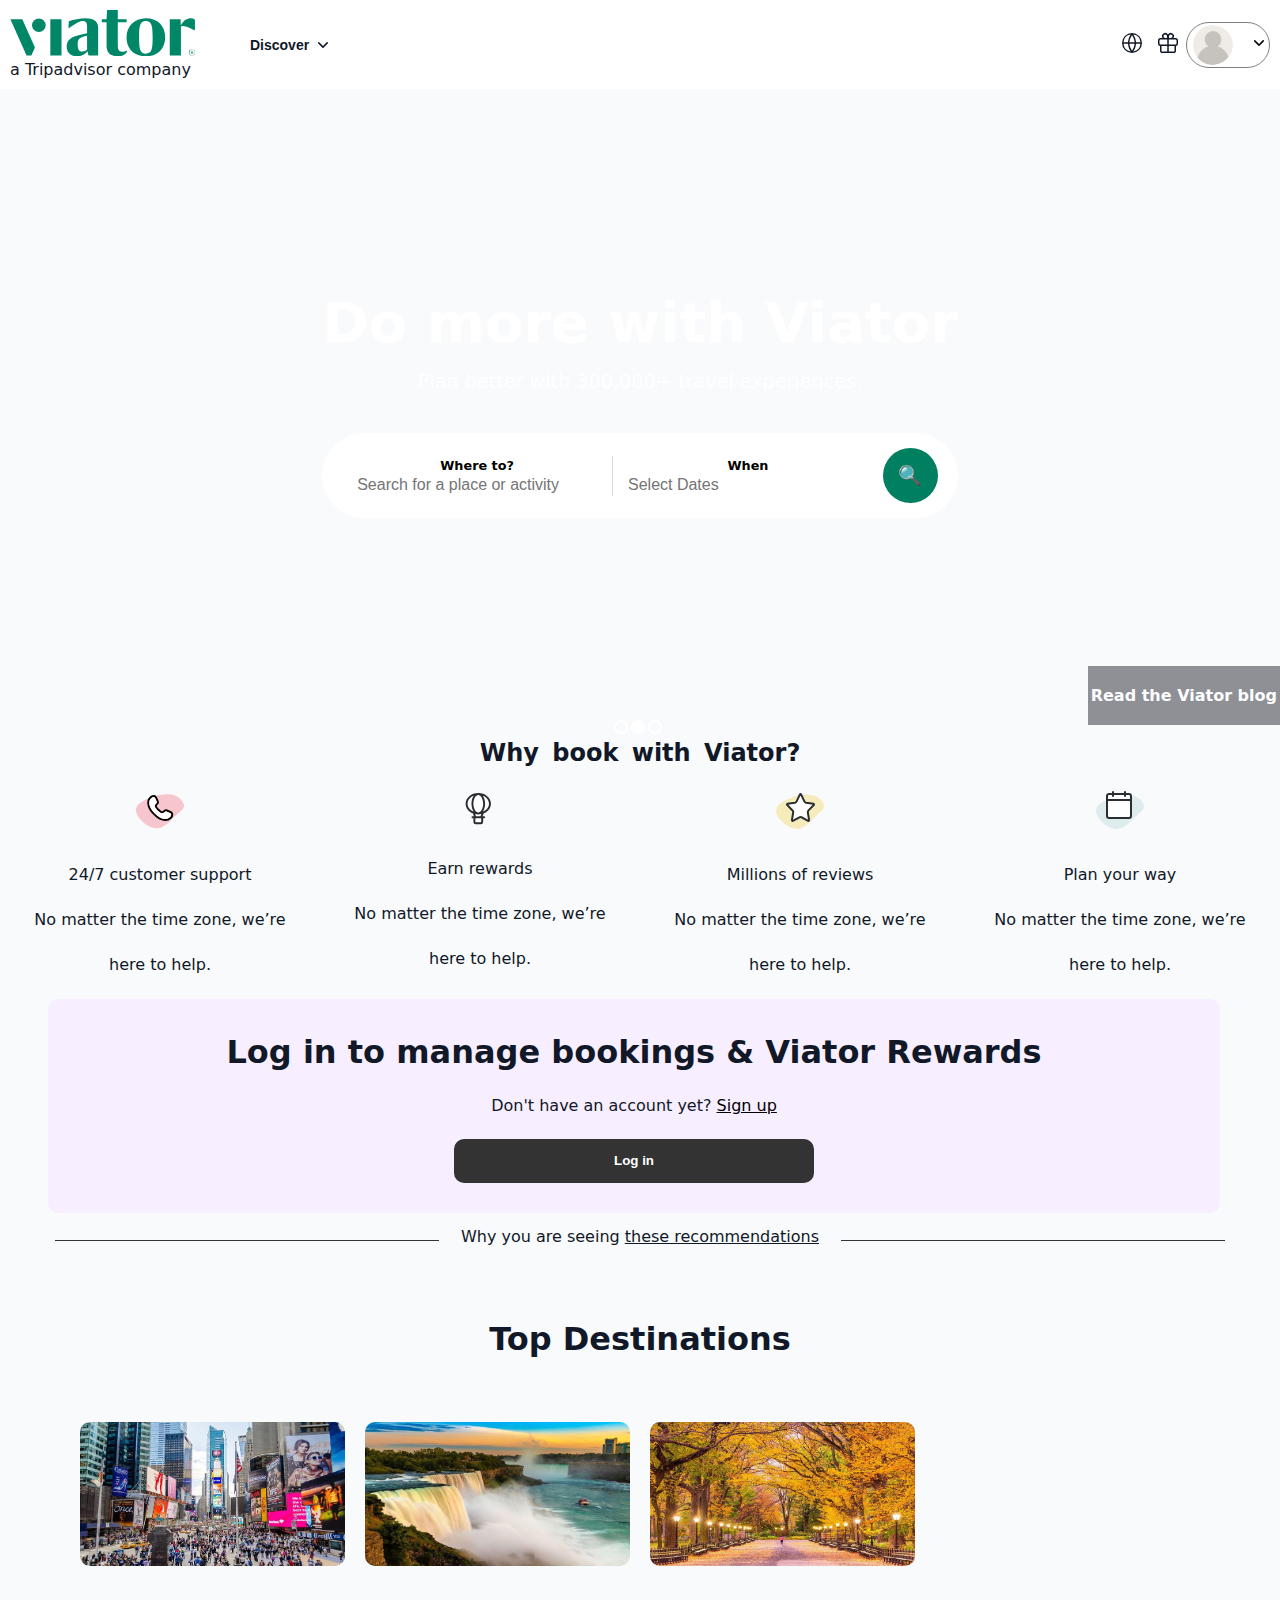
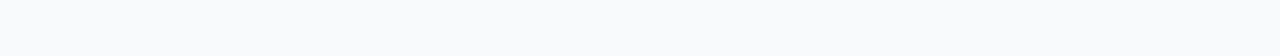
<file: index.html>
<!doctype html>
<html lang="en">
  <head>
    <meta charset="UTF-8" />
    <meta name="viewport" content="width=device-width, initial-scale=1.0" />
    <title>Viator Website</title>
    <link rel="stylesheet" href="style.css" />
    <link
      rel="stylesheet"
      href="https://cdnjs.cloudflare.com/ajax/libs/font-awesome/4.7.0/css/font-awesome.min.css"
    />
  </head>
  <body>
    <div class="container">
      <header>
        <div class="left_header">
          <i class="fa fa-bars" id="menu-icon" aria-hidden="true"></i>
          <div class="logoName">
            <svg
              fill="#008768"
              viewBox="0 0 368.78 91.63"
              class="viator_logo"
              aria-label="Viator logo"
              role="img"
            >
              <path
                d="M360.75 79a5.26 5.26 0 11-5 5.25 5.13 5.13 0 015-5.25m0-.75a6 6 0 106 6 6 6 0 00-6-6zm.87 6.13a1.63 1.63 0 001.31-1.57c0-1.1-.95-1.56-2.31-1.56h-1.74v6h1v-2.7h.8l1.26 2c.4.63.47.67 1 .67h.51v-.06zm-1.08-.1h-.68v-2.76h.61c1 0 1.41.38 1.41 1.37s-.28 1.34-1.34 1.34zM79.98 18.2h22.15v72H79.98zM223.42 83c-6.51 0-9.61-3.91-9.61-10.59V24.2h17.59v-6h-17.59V.2h-21.28l-1 18h-9.44v6h9.44v47.43c0 12.22 7 20.19 21.34 20.19 10.75 0 17.11-4.39 19.71-10.25l-1-1.14a13.43 13.43 0 01-8.16 2.57z"
              ></path>
              <path
                d="M269.7 16.57c-23.62 0-38.61 16.45-38.61 38 0 21.33 14 37.29 38.12 37.29 24.6 0 38.6-16.44 38.6-37.95 0-21.37-14.66-37.34-38.11-37.34zm-.16 70.05C257.64 86.62 256 77 256 54c0-22.64 1.62-32.42 13.35-32.42 11.89 0 13.52 9.78 13.52 32.74.02 22.52-1.44 32.3-13.33 32.3zm69.27-56.04l-.49-12.38h-21.5v72H339V32.54a14.3 14.3 0 014.11-.66c3.95 0 8.55 1.63 22.36 8.15l1.31-.49v-20.2a14.57 14.57 0 00-8.78-2.77c-6.21 0-13.44 3.91-19.19 14.01zM153.35 81.57l2.55 8.63h18.95V34.82c0-12.22-9.61-18.25-25.41-18.25-10.59 0-23.62 2.93-32.58 5.87l-1 12.54 1.31.65c16.94-11.4 22-14 27.2-14 6 0 8.47 3.1 8.47 9.61v15c-25.08 5.21-40.4 9-40.4 26.06 0 11.73 7.82 19.55 20.37 19.55 9.63-.02 16.79-4.58 20.54-10.28zm-19.06-13.36c0-11.08 3.75-13.85 18.57-16.94V79a14.29 14.29 0 01-9.45 3.1c-6.35-.04-9.12-3.63-9.12-13.89zM42.39 90.2l7.05-15.83L24.43 18.2H.75l32.06 72h9.58z"
              ></path>
              <circle cx="57.25" cy="30.2" r="13.5"></circle>
            </svg>
            <span class="tripadvospr">a Tripadvisor company</span>
          </div>
          <div>
            <button
              data-automation="discover-button"
              type="button"
              class="discoverbutton"
            >
              <span>Discover</span>
              <svg width="16" height="16">
                <path
                  d="M11.72 5.34a.75.75 0 111.06 1.06l-4.25 4.26c-.3.29-.77.29-1.06 0L3.22 6.4a.75.75 0 011.06-1.06L8 9.06l3.72-3.72z"
                ></path>
              </svg>
            </button>
          </div>
        </div>
        <div class="righ_header">
          <button type="button" name="description" class="icon1">
            <svg width="24" height="24" class="icon internet">
              <path
                fill-rule="evenodd"
                clip-rule="evenodd"
                d="M2 12a10 10 0 1120 0 10 10 0 01-20 0zm8.65-8.4a8.5 8.5 0 00-7.12 7.65h4.34a16.18 16.18 0 012.78-7.64zm2.7 0a16.18 16.18 0 012.79 7.65h4.33a8.5 8.5 0 00-7.12-7.64zm1.28 7.65c-.27-2.5-1.17-4.9-2.63-6.95a14.68 14.68 0 00-2.63 6.95h5.26zm0 1.5c-.27 2.5-1.17 4.9-2.63 6.95a14.68 14.68 0 01-2.63-6.95h5.26zm-3.98 7.64a16.18 16.18 0 01-2.78-7.64H3.53a8.5 8.5 0 007.12 7.64zm2.7 0a16.18 16.18 0 002.79-7.64h4.33a8.5 8.5 0 01-7.12 7.64z"
              ></path>
            </svg>
          </button>

          <button type="button" name="description" class="icon1">
            <svg width="24" height="24" class="icon rewards">
              <path
                fill-rule="evenodd"
                clip-rule="evenodd"
                d="M4.14 7.01h2.39A3.25 3.25 0 1112 3.5 3.25 3.25 0 1117.48 7h2.39C21.1 7 22 8.06 22 9.24v3.5c0 1.14-.83 2.17-2 2.24v5.02c0 .56-.25 1.07-.65 1.43-.4.36-.94.55-1.48.55H6.13c-.52 0-1.03-.14-1.47-.54-.46-.4-.66-.9-.66-1.43V15c-1.16-.08-2-1.1-2-2.25V9.26c0-1.19.9-2.25 2.14-2.25zm5.1-3.53a1.75 1.75 0 100 3.5H11V5.23c0-.96-.79-1.75-1.75-1.75zM12.76 15h5.75V20c0 .1-.04.21-.15.31a.73.73 0 01-.48.17h-5.12V15zm0-1.5h7.11c.3 0 .64-.28.64-.75v-3.5c0-.47-.34-.75-.63-.75h-7.12v5zm-8.6-4.99h7.1v5H4.14c-.3 0-.63-.28-.63-.76V9.26c0-.47.34-.75.63-.75zm1.35 6.5h5.75v5.49H6.13a.65.65 0 01-.48-.17c-.13-.12-.15-.2-.15-.31V15zm11-9.78a1.75 1.75 0 10-3.5 0v1.75h1.75c.97 0 1.75-.78 1.75-1.75z"
              ></path>
            </svg>
          </button>
          <div class="profilUser">
            <button type="button" class="icons">
              <img src="images/user.png" alt="user" />
              <svg
                viewBox="0 0 48 48"
                fill="none"
                class="avatarIcon__TCd7 md__qDd_ amp-block"
              >
                <circle
                  cx="24"
                  cy="24"
                  r="24"
                  fill="var(--viator-color-neutral-70)"
                ></circle>
                <path
                  d="M42.132 39.782c-3.53-6.346-10.305-10.64-18.082-10.64-7.851 0-14.6 4.228-18.101 10.674.081-.148-.034.061 0 0C10.333 44.878 16.76 48 24.05 48c7.213 0 13.683-3.182 18.082-8.218z"
                  fill="var(--viator-color-white)"
                ></path>
                <circle
                  cx="24"
                  cy="17.357"
                  r="10.5"
                  fill="var(--viator-color-white)"
                ></circle>
              </svg>
            </button>
            <button
              data-automation="discover-button"
              type="button"
              name="description"
              class="icon1"
            >
              <svg width="16" height="16">
                <path
                  d="M11.72 5.34a.75.75 0 111.06 1.06l-4.25 4.26c-.3.29-.77.29-1.06 0L3.22 6.4a.75.75 0 011.06-1.06L8 9.06l3.72-3.72z"
                ></path>
              </svg>
            </button>
          </div>
        </div>
      </header>

      <div class="Hero">
        <div class="hero-content">
          <h1>Do more with Viator</h1>
          <p>Plan better with 300,000+ travel experiences.</p>

          <div class="search-box">
            <div class="inputGroup">
              <label>Where to?</label>
              <input type="text" placeholder="Search for a place or activity" />
            </div>

            <div class="divider"></div>

            <div class="inputGroup labelinput">
              <label>When</label>
              <input type="text" placeholder="Select Dates" />
            </div>

            <button type="button" class="search-btn" name="">🔍</button>
          </div>
        </div>

        <div class="group-circle">
          <div class="circle1"></div>
          <div class="circle2"></div>
          <div class="circle3"></div>
        </div>

        <div class="blog">
          <a href="#">Read the Viator blog</a>
        </div>
      </div>

      <div class="Navbar">
        <div class="books">
          <p>Why book with Viator?</p>
          <div class="feature">
            <div class="customer">
              <svg
                width="48"
                height="48"
                fill="none"
                class="advantageBannerIcon__p3My"
              >
                <path
                  d="M44.095 11.626c8.614 9.318 1.384 10.944-6.346 18.916-7.73 7.972-13.126 12.63-21.646 9.952C7.583 37.815-5.362 25.542 2.368 17.57c7.73-7.972 33.113-15.263 41.727-5.944z"
                  fill="#F6C5CD"
                ></path>
                <path
                  fill-rule="evenodd"
                  clip-rule="evenodd"
                  d="M17.869 10.004c-.93-.043-1.81.365-2.644 1.172-1.243 1.202-1.975 2.547-1.975 4.706 0 3.106 1.821 6.601 5.593 10.511C22.717 30.283 26.163 32 29.257 32h.026a6.893 6.893 0 004.817-2l.016-.016.016-.015a3.406 3.406 0 001.117-2.622 1.938 1.938 0 00-1.25-1.358l-.043-.015-3.505-1.579a1.197 1.197 0 00-1.295.268l-.012.012-.932.878c-.887.836-2.27 1.104-3.41.42a15.914 15.914 0 01-3.187-2.519 18.148 18.148 0 01-2.393-2.992c-.75-1.174-.477-2.64.433-3.553l.907-.912.024-.021c.347-.306.446-.807.243-1.223l-.008-.015-1.574-3.529-.006-.016a1.99 1.99 0 00-1.372-1.19zm-4.035-.266c1.124-1.087 2.555-1.843 4.244-1.725l.069.004.067.015a3.99 3.99 0 012.874 2.395l1.546 3.466a3.029 3.029 0 01-.698 3.558l-.864.869c-.323.324-.355.767-.165 1.065.614.96 1.328 1.853 2.131 2.665l.005.004a13.91 13.91 0 002.789 2.204c.28.168.691.138 1.009-.161l.908-.856a3.197 3.197 0 013.479-.689l.014.006 3.454 1.556a3.937 3.937 0 012.526 2.892l.016.077.005.078a5.407 5.407 0 01-1.75 4.274A8.893 8.893 0 0129.291 34H29.256c-3.863 0-7.794-2.14-11.836-6.202l-.006-.005-.005-.006c-3.903-4.044-6.159-8.021-6.159-11.905 0-2.756.994-4.606 2.584-6.144z"
                  fill="#000"
                ></path>
                <path
                  fill-rule="evenodd"
                  clip-rule="evenodd"
                  d="M17.868 10.003c-.93-.042-1.81.365-2.643 1.172-1.243 1.202-1.975 2.548-1.975 4.706 0 3.106 1.821 6.601 5.593 10.511C22.716 30.283 26.163 32 29.257 32h.026a6.892 6.892 0 004.817-2l.016-.016.016-.015a3.406 3.406 0 001.116-2.621A1.938 1.938 0 0034 25.989l-.043-.015-3.506-1.58a1.197 1.197 0 00-1.294.268l-.012.012-.932.878c-.887.836-2.27 1.104-3.41.42a15.914 15.914 0 01-3.188-2.518 18.156 18.156 0 01-2.392-2.993c-.75-1.174-.477-2.64.432-3.553l.907-.911.025-.022c.347-.306.446-.806.243-1.222l-.008-.016-1.574-3.528-.006-.017a1.99 1.99 0 00-1.373-1.189z"
                  fill="#fff"
                ></path>
              </svg>
              <p>24/7 customer support</p>
              <p>
                No matter the time zone, we’re <br />
                here to help.
              </p>
            </div>
            <div class="customer">
              <svg
                width="49"
                height="36"
                fill="none"
                class="advantageBannerIcon__p3My"
              >
                <path
                  d="M44.72 6.372c8.614 9.318 1.384 10.945-6.346 18.916-7.73 7.972-13.126 12.63-21.646 9.952-8.52-2.679-21.465-14.952-13.735-22.924 7.73-7.971 33.113-15.263 41.727-5.944z"
                  fill="var(--viator-color-primary-90)"
                ></path>
                <path
                  fill-rule="evenodd"
                  clip-rule="evenodd"
                  d="M26.625 18.7c5.176-1.054 9-4.773 9-9.2 0-5.247-5.373-9.5-12-9.5s-12 4.253-12 9.5c0 4.136 3.34 7.655 8 8.96V29h7V18.7z"
                  fill="#fff"
                ></path>
                <path
                  d="M20.685 31.154a2.274 2.274 0 01-2.271-2.272v-3.57h-.974a.974.974 0 010-1.947h1.502l-1.162-3.014c-4.354-1.785-7.155-5.548-7.155-9.642C10.625 4.804 16.303 0 23.281 0c6.979 0 12.657 4.804 12.657 10.71 0 4.093-2.8 7.856-7.156 9.641l-1.161 3.014h1.502a.974.974 0 010 1.948h-.974v3.57a2.274 2.274 0 01-2.272 2.27h-5.192zm-.324-2.272c0 .18.145.325.324.325h5.192c.18 0 .325-.146.325-.325v-3.57H20.36v3.57zm5.172-5.517l.88-2.282a14.691 14.691 0 01-3.132.335c-1.059 0-2.11-.111-3.132-.335l.88 2.282h4.504zM23.281 1.947c-2.639 0-4.867 4.012-4.867 8.762 0 4.75 2.228 8.762 4.867 8.762 2.64 0 4.868-4.012 4.868-8.762 0-4.75-2.229-8.762-4.868-8.762zm-4.603.857c-3.664 1.438-6.106 4.517-6.106 7.905s2.442 6.467 6.106 7.905c-1.389-2.005-2.212-4.877-2.212-7.905 0-3.028.823-5.9 2.212-7.905zm9.206 0c1.39 2.005 2.212 4.877 2.212 7.905 0 3.029-.823 5.9-2.212 7.905 3.665-1.438 6.106-4.517 6.106-7.905s-2.441-6.467-6.106-7.905z"
                  fill="#2A2D32"
                ></path>
              </svg>
              <p>Earn rewards</p>
              <p>No matter the time zone, we’re <br />here to help.</p>
            </div>
            <div class="customer">
              <svg
                width="48"
                height="48"
                fill="none"
                class="advantageBannerIcon__p3My"
              >
                <path
                  d="M44.095 12.232c8.614 9.319 1.384 10.945-6.346 18.917-7.73 7.971-13.126 12.63-21.646 9.951-8.52-2.678-21.465-14.952-13.735-22.923 7.73-7.972 33.113-15.263 41.727-5.945z"
                  fill="#F6ECBB"
                ></path>
                <path
                  d="M25.082 7.39l3.27 6.933a2.34 2.34 0 001.752 1.328l.008.002 7.297 1.109a.745.745 0 01.376 1.252l-.002.002-5.294 5.398-.004.004a2.447 2.447 0 00-.654 2.104v.001l1.25 7.62.001.01.002.01a.708.708 0 01-.66.837.597.597 0 01-.275-.076l-.006-.003-6.541-3.598H25.6a2.275 2.275 0 00-2.202 0l-6.541 3.598-.006.003a.597.597 0 01-.276.076.707.707 0 01-.66-.837l.003-.01.001-.01 1.25-7.62v-.001a2.447 2.447 0 00-.654-2.104l-.005-.004-5.294-5.398-.001-.002a.745.745 0 01.376-1.252l7.297-1.11h.008a2.34 2.34 0 001.752-1.33l3.27-6.931.004-.008.003-.008A.633.633 0 0124.5 7a.633.633 0 01.575.375l.003.008.004.008z"
                  fill="#fff"
                  stroke="#2A2D32"
                  stroke-width="2"
                ></path>
              </svg>
              <p>Millions of reviews</p>
              <p>No matter the time zone, we’re <br />here to help.</p>
            </div>
            <div class="customer">
              <svg
                width="48"
                height="48"
                fill="none"
                class="advantageBannerIcon__p3My"
              >
                <path
                  d="M44.095 12.372c8.614 9.318 1.384 10.945-6.346 18.916-7.73 7.972-13.126 12.63-21.646 9.952-8.52-2.679-21.465-14.952-13.735-22.924 7.73-7.971 33.113-15.263 41.727-5.944z"
                  fill="#DEECED"
                ></path>
                <rect
                  x="11"
                  y="7"
                  width="24"
                  height="24"
                  rx="2"
                  fill="#fff"
                ></rect>
                <path
                  fill-rule="evenodd"
                  clip-rule="evenodd"
                  d="M17 4a1 1 0 011 1v1h10V5a1 1 0 112 0v1h2.75A3.25 3.25 0 0136 9.25v19.5A3.25 3.25 0 0132.75 32h-19.5A3.25 3.25 0 0110 28.75V9.25A3.25 3.25 0 0113.25 6H16V5a1 1 0 011-1zm11 4v1a1 1 0 102 0V8h2.75c.69 0 1.25.56 1.25 1.25V12H12V9.25c0-.69.56-1.25 1.25-1.25H16v1a1 1 0 102 0V8h10zm-16 6v14.75c0 .69.56 1.25 1.25 1.25h19.5c.69 0 1.25-.56 1.25-1.25V14H12z"
                  fill="#2A2D32"
                ></path>
              </svg>
              <p>Plan your way</p>
              <p>No matter the time zone, we’re <br />here to help.</p>
            </div>
          </div>
        </div>
        <div class="container-login">
          <div class="login-manage">
            <h1>Log in to manage bookings & Viator Rewards</h1>
            <p>Don't have an account yet? <a href="#">Sign up</a></p>
            <button type="button" name="description">Log in</button>
          </div>
        </div>

        <div class="parline">
          <div class="line"></div>
          <p>Why you are seeing <span>these recommendations </span></p>
          <div class="line"></div>
        </div>

        <div class="Destinatin">
          <h1>Top Destinations</h1>
          <div class="image-container"></div>
        </div>
      </div>
    </div>

    <script src="script.js"></script>
  </body>
</html>
</file>
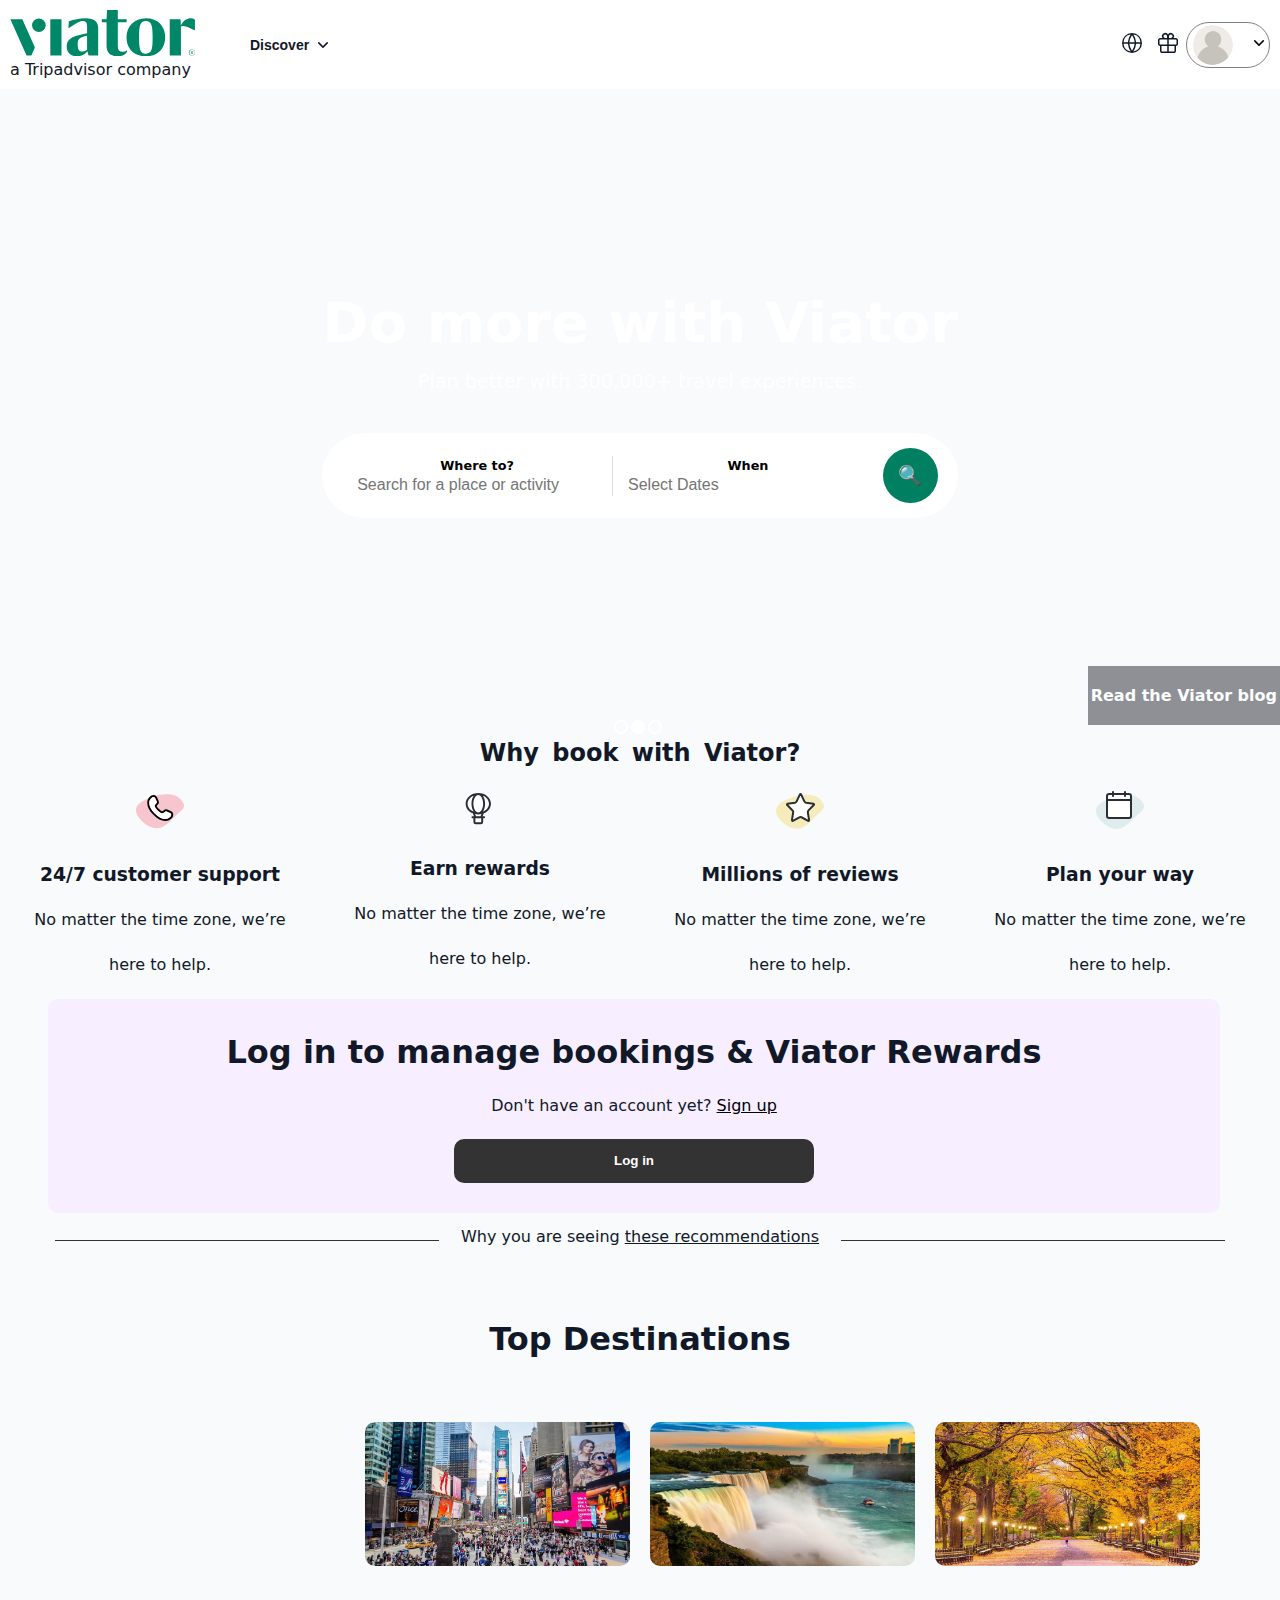
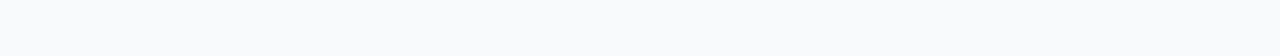
<file: historiqueError.html>
<!DOCTYPE html>
<html lang="en">
  <head>
    <meta charset="UTF-8" />
    <meta name="viewport" content="width=device-width, initial-scale=1.0" />
    <title>Viator</title>
    <link rel="stylesheet" href="style.css" />
  </head>
  <body>
      <header>
        <div  class="left_header">
          <div>
            <svg
              fill="#008768"
              viewBox="0 0 368.78 91.63"
              class="viator_logo"
              aria-label="Viator logo"
              role="img"
            >
              <path
                d="M360.75 79a5.26 5.26 0 11-5 5.25 5.13 5.13 0 015-5.25m0-.75a6 6 0 106 6 6 6 0 00-6-6zm.87 6.13a1.63 1.63 0 001.31-1.57c0-1.1-.95-1.56-2.31-1.56h-1.74v6h1v-2.7h.8l1.26 2c.4.63.47.67 1 .67h.51v-.06zm-1.08-.1h-.68v-2.76h.61c1 0 1.41.38 1.41 1.37s-.28 1.34-1.34 1.34zM79.98 18.2h22.15v72H79.98zM223.42 83c-6.51 0-9.61-3.91-9.61-10.59V24.2h17.59v-6h-17.59V.2h-21.28l-1 18h-9.44v6h9.44v47.43c0 12.22 7 20.19 21.34 20.19 10.75 0 17.11-4.39 19.71-10.25l-1-1.14a13.43 13.43 0 01-8.16 2.57z"
              ></path>
              <path
                d="M269.7 16.57c-23.62 0-38.61 16.45-38.61 38 0 21.33 14 37.29 38.12 37.29 24.6 0 38.6-16.44 38.6-37.95 0-21.37-14.66-37.34-38.11-37.34zm-.16 70.05C257.64 86.62 256 77 256 54c0-22.64 1.62-32.42 13.35-32.42 11.89 0 13.52 9.78 13.52 32.74.02 22.52-1.44 32.3-13.33 32.3zm69.27-56.04l-.49-12.38h-21.5v72H339V32.54a14.3 14.3 0 014.11-.66c3.95 0 8.55 1.63 22.36 8.15l1.31-.49v-20.2a14.57 14.57 0 00-8.78-2.77c-6.21 0-13.44 3.91-19.19 14.01zM153.35 81.57l2.55 8.63h18.95V34.82c0-12.22-9.61-18.25-25.41-18.25-10.59 0-23.62 2.93-32.58 5.87l-1 12.54 1.31.65c16.94-11.4 22-14 27.2-14 6 0 8.47 3.1 8.47 9.61v15c-25.08 5.21-40.4 9-40.4 26.06 0 11.73 7.82 19.55 20.37 19.55 9.63-.02 16.79-4.58 20.54-10.28zm-19.06-13.36c0-11.08 3.75-13.85 18.57-16.94V79a14.29 14.29 0 01-9.45 3.1c-6.35-.04-9.12-3.63-9.12-13.89zM42.39 90.2l7.05-15.83L24.43 18.2H.75l32.06 72h9.58z"
              ></path>
              <circle cx="57.25" cy="30.2" r="13.5"></circle>
            </svg>
            <span class="tripadvospr">a Tripadvisor company</span>
          </div>
          <div>
            <button
              data-automation="discover-button"
              type="button"
              class="discoverbutton"
            >
              <span>Discover</span>
              <svg width="16" height="16">
                <path
                  d="M11.72 5.34a.75.75 0 111.06 1.06l-4.25 4.26c-.3.29-.77.29-1.06 0L3.22 6.4a.75.75 0 011.06-1.06L8 9.06l3.72-3.72z"
                ></path>
              </svg>
            </button>
          </div>
        </div>
        <div class="righ_header">
          <button type="button">
            <svg width="24" height="24" class="icon internet">
              <path
                fill-rule="evenodd"
                clip-rule="evenodd"
                d="M2 12a10 10 0 1120 0 10 10 0 01-20 0zm8.65-8.4a8.5 8.5 0 00-7.12 7.65h4.34a16.18 16.18 0 012.78-7.64zm2.7 0a16.18 16.18 0 012.79 7.65h4.33a8.5 8.5 0 00-7.12-7.64zm1.28 7.65c-.27-2.5-1.17-4.9-2.63-6.95a14.68 14.68 0 00-2.63 6.95h5.26zm0 1.5c-.27 2.5-1.17 4.9-2.63 6.95a14.68 14.68 0 01-2.63-6.95h5.26zm-3.98 7.64a16.18 16.18 0 01-2.78-7.64H3.53a8.5 8.5 0 007.12 7.64zm2.7 0a16.18 16.18 0 002.79-7.64h4.33a8.5 8.5 0 01-7.12 7.64z"
              ></path>
            </svg>
               </button>
           
          <button type="button">
          
            <svg width="24" height="24" class="icon rewards">
              <path
                fill-rule="evenodd"
                clip-rule="evenodd"
                d="M4.14 7.01h2.39A3.25 3.25 0 1112 3.5 3.25 3.25 0 1117.48 7h2.39C21.1 7 22 8.06 22 9.24v3.5c0 1.14-.83 2.17-2 2.24v5.02c0 .56-.25 1.07-.65 1.43-.4.36-.94.55-1.48.55H6.13c-.52 0-1.03-.14-1.47-.54-.46-.4-.66-.9-.66-1.43V15c-1.16-.08-2-1.1-2-2.25V9.26c0-1.19.9-2.25 2.14-2.25zm5.1-3.53a1.75 1.75 0 100 3.5H11V5.23c0-.96-.79-1.75-1.75-1.75zM12.76 15h5.75V20c0 .1-.04.21-.15.31a.73.73 0 01-.48.17h-5.12V15zm0-1.5h7.11c.3 0 .64-.28.64-.75v-3.5c0-.47-.34-.75-.63-.75h-7.12v5zm-8.6-4.99h7.1v5H4.14c-.3 0-.63-.28-.63-.76V9.26c0-.47.34-.75.63-.75zm1.35 6.5h5.75v5.49H6.13a.65.65 0 01-.48-.17c-.13-.12-.15-.2-.15-.31V15zm11-9.78a1.75 1.75 0 10-3.5 0v1.75h1.75c.97 0 1.75-.78 1.75-1.75z"
              ></path>
            </svg>
        </button>
        <div class="profilUser" style="border: 1px solid grey;background: transparent;
            cursor: pointer;
            border-radius: 999px;">
              <button type="button" class="icons user">
                <img src="/images/user.png" alt="">
               <svg viewBox="0 0 48 48" fill="none" class="avatarIcon__TCd7 md__qDd_ amp-block"><circle cx="24" cy="24" r="24" fill="var(--viator-color-neutral-70)"></circle><path d="M42.132 39.782c-3.53-6.346-10.305-10.64-18.082-10.64-7.851 0-14.6 4.228-18.101 10.674.081-.148-.034.061 0 0C10.333 44.878 16.76 48 24.05 48c7.213 0 13.683-3.182 18.082-8.218z" fill="var(--viator-color-white)"></path><circle cx="24" cy="17.357" r="10.5" fill="var(--viator-color-white)"></circle></svg>
              </button>
              <button
                data-automation="discover-button"
                type="button"
              >
                <svg width="16" height="16">
                  <path
                    d="M11.72 5.34a.75.75 0 111.06 1.06l-4.25 4.26c-.3.29-.77.29-1.06 0L3.22 6.4a.75.75 0 011.06-1.06L8 9.06l3.72-3.72z"
                  ></path>
                </svg>
              </button>
          </div>
            </div>
          </div>
        </div>
      </header>
    <div class="container">
      <div class="Hero">
          <div class="hero-content">
            
              <h1>Do more with Viator</h1>
                  <p>Plan better with 300,000+ travel experiences.</p>

              <div class="search-box">
                  <div class="inputGroup">
                      <label>Where to?</label>
                      <input type="text" placeholder="Search for a place or activity">
                  </div>

                  <div class="divider"></div>

                  <div class="inputGroup">
                      <label>When</label>
                      <input type="text" placeholder="Select Dates">
                  </div>

                  <button class="search-btn">🔍</button>
                </div>
              </div>
              <div class="group-circle">
                <div class="circle1"></div>
                <div class="circle2"></div>
                <div class="circle3"></div>
              </div>
              <div class="blog">
                 <a href="#">Read the Viator blog

                 </a>
              </div>

       </div>
       <div>
      </div>
      <div class="Navbar">
        <div class="books">
          <p>Why book with Viator?</p>
          <div class="feature">
            <div class="customer">
              <svg width="48" height="48" fill="none" class="advantageBannerIcon__p3My"><path d="M44.095 11.626c8.614 9.318 1.384 10.944-6.346 18.916-7.73 7.972-13.126 12.63-21.646 9.952C7.583 37.815-5.362 25.542 2.368 17.57c7.73-7.972 33.113-15.263 41.727-5.944z" fill="#F6C5CD"></path><path fill-rule="evenodd" clip-rule="evenodd" d="M17.869 10.004c-.93-.043-1.81.365-2.644 1.172-1.243 1.202-1.975 2.547-1.975 4.706 0 3.106 1.821 6.601 5.593 10.511C22.717 30.283 26.163 32 29.257 32h.026a6.893 6.893 0 004.817-2l.016-.016.016-.015a3.406 3.406 0 001.117-2.622 1.938 1.938 0 00-1.25-1.358l-.043-.015-3.505-1.579a1.197 1.197 0 00-1.295.268l-.012.012-.932.878c-.887.836-2.27 1.104-3.41.42a15.914 15.914 0 01-3.187-2.519 18.148 18.148 0 01-2.393-2.992c-.75-1.174-.477-2.64.433-3.553l.907-.912.024-.021c.347-.306.446-.807.243-1.223l-.008-.015-1.574-3.529-.006-.016a1.99 1.99 0 00-1.372-1.19zm-4.035-.266c1.124-1.087 2.555-1.843 4.244-1.725l.069.004.067.015a3.99 3.99 0 012.874 2.395l1.546 3.466a3.029 3.029 0 01-.698 3.558l-.864.869c-.323.324-.355.767-.165 1.065.614.96 1.328 1.853 2.131 2.665l.005.004a13.91 13.91 0 002.789 2.204c.28.168.691.138 1.009-.161l.908-.856a3.197 3.197 0 013.479-.689l.014.006 3.454 1.556a3.937 3.937 0 012.526 2.892l.016.077.005.078a5.407 5.407 0 01-1.75 4.274A8.893 8.893 0 0129.291 34H29.256c-3.863 0-7.794-2.14-11.836-6.202l-.006-.005-.005-.006c-3.903-4.044-6.159-8.021-6.159-11.905 0-2.756.994-4.606 2.584-6.144z" fill="#000"></path><path fill-rule="evenodd" clip-rule="evenodd" d="M17.868 10.003c-.93-.042-1.81.365-2.643 1.172-1.243 1.202-1.975 2.548-1.975 4.706 0 3.106 1.821 6.601 5.593 10.511C22.716 30.283 26.163 32 29.257 32h.026a6.892 6.892 0 004.817-2l.016-.016.016-.015a3.406 3.406 0 001.116-2.621A1.938 1.938 0 0034 25.989l-.043-.015-3.506-1.58a1.197 1.197 0 00-1.294.268l-.012.012-.932.878c-.887.836-2.27 1.104-3.41.42a15.914 15.914 0 01-3.188-2.518 18.156 18.156 0 01-2.392-2.993c-.75-1.174-.477-2.64.432-3.553l.907-.911.025-.022c.347-.306.446-.806.243-1.222l-.008-.016-1.574-3.528-.006-.017a1.99 1.99 0 00-1.373-1.189z" fill="#fff"></path></svg>
              <h3>24/7 customer support</h3>
              <p>No matter the time zone, we’re <br> here to help.</p>
            </div>
            <div class="customer">
             <svg width="49" height="36" fill="none" class="advantageBannerIcon__p3My"><path d="M44.72 6.372c8.614 9.318 1.384 10.945-6.346 18.916-7.73 7.972-13.126 12.63-21.646 9.952-8.52-2.679-21.465-14.952-13.735-22.924 7.73-7.971 33.113-15.263 41.727-5.944z" fill="var(--viator-color-primary-90)"></path><path fill-rule="evenodd" clip-rule="evenodd" d="M26.625 18.7c5.176-1.054 9-4.773 9-9.2 0-5.247-5.373-9.5-12-9.5s-12 4.253-12 9.5c0 4.136 3.34 7.655 8 8.96V29h7V18.7z" fill="#fff"></path><path d="M20.685 31.154a2.274 2.274 0 01-2.271-2.272v-3.57h-.974a.974.974 0 010-1.947h1.502l-1.162-3.014c-4.354-1.785-7.155-5.548-7.155-9.642C10.625 4.804 16.303 0 23.281 0c6.979 0 12.657 4.804 12.657 10.71 0 4.093-2.8 7.856-7.156 9.641l-1.161 3.014h1.502a.974.974 0 010 1.948h-.974v3.57a2.274 2.274 0 01-2.272 2.27h-5.192zm-.324-2.272c0 .18.145.325.324.325h5.192c.18 0 .325-.146.325-.325v-3.57H20.36v3.57zm5.172-5.517l.88-2.282a14.691 14.691 0 01-3.132.335c-1.059 0-2.11-.111-3.132-.335l.88 2.282h4.504zM23.281 1.947c-2.639 0-4.867 4.012-4.867 8.762 0 4.75 2.228 8.762 4.867 8.762 2.64 0 4.868-4.012 4.868-8.762 0-4.75-2.229-8.762-4.868-8.762zm-4.603.857c-3.664 1.438-6.106 4.517-6.106 7.905s2.442 6.467 6.106 7.905c-1.389-2.005-2.212-4.877-2.212-7.905 0-3.028.823-5.9 2.212-7.905zm9.206 0c1.39 2.005 2.212 4.877 2.212 7.905 0 3.029-.823 5.9-2.212 7.905 3.665-1.438 6.106-4.517 6.106-7.905s-2.441-6.467-6.106-7.905z" fill="#2A2D32"></path></svg>
              <h3>Earn rewards</h3>
              <p>No matter the time zone, we’re <br>here to help.</p>
            </div>
            <div class="customer">
             <svg width="48" height="48" fill="none" class="advantageBannerIcon__p3My"><path d="M44.095 12.232c8.614 9.319 1.384 10.945-6.346 18.917-7.73 7.971-13.126 12.63-21.646 9.951-8.52-2.678-21.465-14.952-13.735-22.923 7.73-7.972 33.113-15.263 41.727-5.945z" fill="#F6ECBB"></path><path d="M25.082 7.39l3.27 6.933a2.34 2.34 0 001.752 1.328l.008.002 7.297 1.109a.745.745 0 01.376 1.252l-.002.002-5.294 5.398-.004.004a2.447 2.447 0 00-.654 2.104v.001l1.25 7.62.001.01.002.01a.708.708 0 01-.66.837.597.597 0 01-.275-.076l-.006-.003-6.541-3.598H25.6a2.275 2.275 0 00-2.202 0l-6.541 3.598-.006.003a.597.597 0 01-.276.076.707.707 0 01-.66-.837l.003-.01.001-.01 1.25-7.62v-.001a2.447 2.447 0 00-.654-2.104l-.005-.004-5.294-5.398-.001-.002a.745.745 0 01.376-1.252l7.297-1.11h.008a2.34 2.34 0 001.752-1.33l3.27-6.931.004-.008.003-.008A.633.633 0 0124.5 7a.633.633 0 01.575.375l.003.008.004.008z" fill="#fff" stroke="#2A2D32" stroke-width="2"></path></svg>
              <h3>Millions of reviews</h3>
              <p>No matter the time zone, we’re <br>here to help.</p>
            </div>
            <div class="customer">
              <svg width="48" height="48" fill="none" class="advantageBannerIcon__p3My"><path d="M44.095 12.372c8.614 9.318 1.384 10.945-6.346 18.916-7.73 7.972-13.126 12.63-21.646 9.952-8.52-2.679-21.465-14.952-13.735-22.924 7.73-7.971 33.113-15.263 41.727-5.944z" fill="#DEECED"></path><rect x="11" y="7" width="24" height="24" rx="2" fill="#fff"></rect><path fill-rule="evenodd" clip-rule="evenodd" d="M17 4a1 1 0 011 1v1h10V5a1 1 0 112 0v1h2.75A3.25 3.25 0 0136 9.25v19.5A3.25 3.25 0 0132.75 32h-19.5A3.25 3.25 0 0110 28.75V9.25A3.25 3.25 0 0113.25 6H16V5a1 1 0 011-1zm11 4v1a1 1 0 102 0V8h2.75c.69 0 1.25.56 1.25 1.25V12H12V9.25c0-.69.56-1.25 1.25-1.25H16v1a1 1 0 102 0V8h10zm-16 6v14.75c0 .69.56 1.25 1.25 1.25h19.5c.69 0 1.25-.56 1.25-1.25V14H12z" fill="#2A2D32"></path></svg>
              <h3>Plan your way</h3>
              <p>No matter the time zone, we’re <br>here to help.</p>
            </div>
           
          </div>
        </div>
        <div class="login-manage">
          <h1>Log in to manage bookings & Viator Rewards</h1>
          <p>Don't have an account yet? <a href="#">Sign up</a></p>
          <button>Log in</button>
        </div>
        <!-- add line -->
         <div class="parline">
            <div class="line"></div>
            <p>Why you are seeing <span>these recommendations </span></p>
            <div class="line"></div>
         </div>
         <div class="Destinatin">
          <h1>Top Destinations</h1>
          <div class="image-container">
            <div class="Home"></div>
          </div>
         </div>
      </div>
    </div>
<script src="script.js"></script>
    
  </body>
</html>
</file>
<file: style.css>
* {
  padding: 0%;
  margin: 0%;
}
body {
  font-family:
    system-ui,
    -apple-system,
    BlinkMacSystemFont,
    "Segoe UI",
    Roboto,
    Oxygen,
    Ubuntu,
    Cantarell,
    "Open Sans",
    "Helvetica Neue",
    sans-serif;
  background: #f8fafc;
  color: #111827;
}
.container {
  width: 100%;
  overflow: hidden;
}
header {
  display: flex;
  justify-content: space-between;
  align-items: center;
  background: #ffffff;
  padding: 10px;
  /* position: fixed;
  width: 100%;
  z-index: 999; */
}

header .left_header,
.right_header {
  display: flex;
  align-items: center;
  gap: 40px;
}
svg {
  cursor: pointer;
}
.discoverbutton {
  display: flex;
  align-items: center;
  gap: 6px;
  padding: 8px 14px;
  font-size: 14px;
  font-weight: 600;
  color: #111827;
  border: none;
  background: transparent;
  border-radius: 999px;
  cursor: pointer;
}
.discoverbutton:hover {
  background: #f1f1f1;
}

.discoverbutton svg {
  fill: #111827;
}
.righ_header {
  display: flex;
  align-items: center;
}

.righ_header > div {
  display: flex;
  align-items: center;
  gap: 14px;
}
.righ_header button {
  background: transparent;
  border: none;
  cursor: pointer;
  padding: 6px;
  border-radius: 50%;
}
.profilUser {
  border: 1px solid grey;
  background: transparent;
  cursor: pointer;
  border-radius: 999px;
}
.profilUser button {
  background: transparent;
  border-radius: 999px;
  cursor: pointer;
  padding: 2px 2px;
}
.profilUser:hover {
  background: #f1f5f9;
}

.icon {
  fill: #111827;
}
button.icons {
  display: flex;
  align-items: center;
}
button.icons img {
  width: 40px;
  height: 40px;
  border-radius: 50%;
  padding-left: 4px;
}
#menu-icon {
  display: none;
}
@media (max-width: 768px) {
  header {
    gap: 10px;
    display: flex;
  }
  header > div {
    gap: 20px;
  }
  header .discoverbutton,
  header .icon1 {
    display: none;
  }
  #menu-icon {
    display: block;
    font-size: 30px;
  }
  .inputGroup.labelinput,
  .search-btn {
    display: none;
  }
  .profilUser {
    border: none;
  }
}
/* hero */
.Hero {
  height: 70vh;
  background-image: url("https://dynamic-media.tacdn.com/media/photo-o/31/e4/6e/9f/caption.jpg");
  background-position: center;
  background-repeat: no-repeat;
  background-size: cover;
  display: flex;
  justify-content: center;
  align-items: center;
}

.hero-content {
  position: relative;
  text-align: center;
  color: #fff;
  max-width: 900px;
}

.hero-content h1 {
  font-size: 3.5rem;
  margin-bottom: 15px;
}

.hero-content p {
  font-size: 1.2rem;
  margin-bottom: 40px;
}

.search-box {
  background: #fff;
  border-radius: 50px;
  display: flex;
  align-items: center;
  padding: 15px 20px;
  color: #000;
}

.inputGroup {
  display: flex;
  flex-direction: column;
  padding: 0 15px;
  flex: 1;
}

.inputGroup label {
  font-size: 0.8rem;
  font-weight: bold;
  margin-bottom: 3px;
}

.inputGroup input {
  border: none;
  outline: none;
  font-size: 1rem;
}

.divider {
  width: 1px;
  height: 40px;
  background: #ddd;
}

.search-btn {
  background: #008060;
  color: #fff;
  border: none;
  width: 55px;
  height: 55px;
  border-radius: 50%;
  font-size: 1.2rem;
  cursor: pointer;
}

.search-btn:hover {
  background: #006d52;
}
.blog {
  background-color: #484a54;
  padding: 20px 3px;
  position: absolute;
  right: 0%;
  top: 74%;
  opacity: 0.6;
}
.blog a {
  text-decoration: none;
  color: white;
  font-weight: bold;
  font-family:
    system-ui,
    -apple-system,
    BlinkMacSystemFont,
    "Segoe UI",
    Roboto,
    Oxygen,
    Ubuntu,
    Cantarell,
    "Open Sans",
    "Helvetica Neue",
    sans-serif;
  display: block;
}
.blog a:hover {
  text-decoration-line: underline;
}
.circle1,
.circle2,
.circle3 {
  border: 2px solid white;
  width: 10px;
  height: 10px;
  border-radius: 50%;
  position: absolute;
}
.circle1 {
  top: 80%;
  left: 48%;
}
.circle2 {
  top: 80%;
  left: 49%;
  margin-left: 4px;
  background-color: white;
}
.circle3 {
  top: 80%;
  left: 50%;
  margin-left: 8px;
}

@media (max-width: 768px) {
  .hero-content h1 {
    font-size: 2.2rem;
  }

  .search-box {
    flex-direction: column;
    border-radius: 20px;
  }

  .divider {
    display: none;
  }

  .search-btn {
    margin-top: 15px;
  }
  .blog {
    display: none;
  }
  .login-manage {
    justify-content: center;
    align-items: center;
    text-align: center;
    background-color: #f7eeff;
    border-radius: 10px;
    width: 100%;
    margin: 1px 10px;
    padding: 26px 10px;
    line-height: 6vh;
  }
  .container-login {
    display: flex;
    justify-content: center;
    align-items: center;
  }
  .login-manage button {
    /* padding: 2px 5px; */
    width: 100%;
    padding: 10px 30px !important;
  }

  .feature {
    flex-direction: column;
  }
  .feature .customer {
    line-height: 2vh;
  }
  .Destinatin h1 {
    margin: 2rem auto;
    font-weight: 100;
    font-size: large;
  }
  .Destinatin .image-container {
    display: grid;
    grid-template-columns: 1fr;
  }
  .Destinatin .image-container {
    width: 100%;
    height: auto;
  }
  .hero-content {
    background-position: 80%;
  }
}
/* Navbar */
.Navbar {
  margin-bottom: 10vh;
}
.books > p {
  text-align: center;
  font-size: x-large;
  padding: 20px;
  font-weight: 600;
  word-spacing: 5px;
}
.feature {
  display: flex;
  align-items: center;
  justify-content: space-around;
  /* background-color: beige; */
}
.feature .customer {
  width: auto;
  line-height: 5vh;
  text-align: center;
}
.login-manage {
  margin: 10vh;
  justify-content: center;
  align-items: center;
  text-align: center;
  background-color: #f7eeff;
  border-radius: 10px;
  width: 90%;
  padding: 26px 10px;
  margin: 12px 3rem;
  line-height: 6vh;
}
.login-manage a {
  color: black;
  font-weight: 400;
}
.login-manage button {
  padding: 0.9rem 10rem;
  background-color: #333333;
  color: #ffffff;
  font-weight: 700;
  border-radius: 10px;
  border: none;
}
.line {
  border-top: 1px solid #333;
  width: 30%;
  margin: 15px 0px;
}

.parline {
  display: flex;
  text-align: center;
  justify-content: center;
}
.parline span {
  text-decoration: underline;
}
.parline p {
  margin: 2px;
  padding: 0px 20px;
}
.Destinatin {
  margin: 2rem 5rem;
}
.Destinatin h1 {
  text-align: center;
  margin: 4rem;
}
.image-container {
  display: grid;
  grid-template-columns: repeat(4, 1fr);
  gap: 20px;
}
.image-container div {
  position: relative;
}
.image-container img {
  width: 100%;
  height: 9rem;
  border-radius: 10px;
}
.image-container p {
  box-shadow: 2px 10px 15px rgba(0, 0, 0, 0.2);
  color: white;
  position: absolute;
  bottom: 60px;
  left: 33%;
  margin: 0;
  padding: 5px 10px;
  font-weight: bold;
  font-size: x-large;
  opacity: 0.9;
}
</file>
